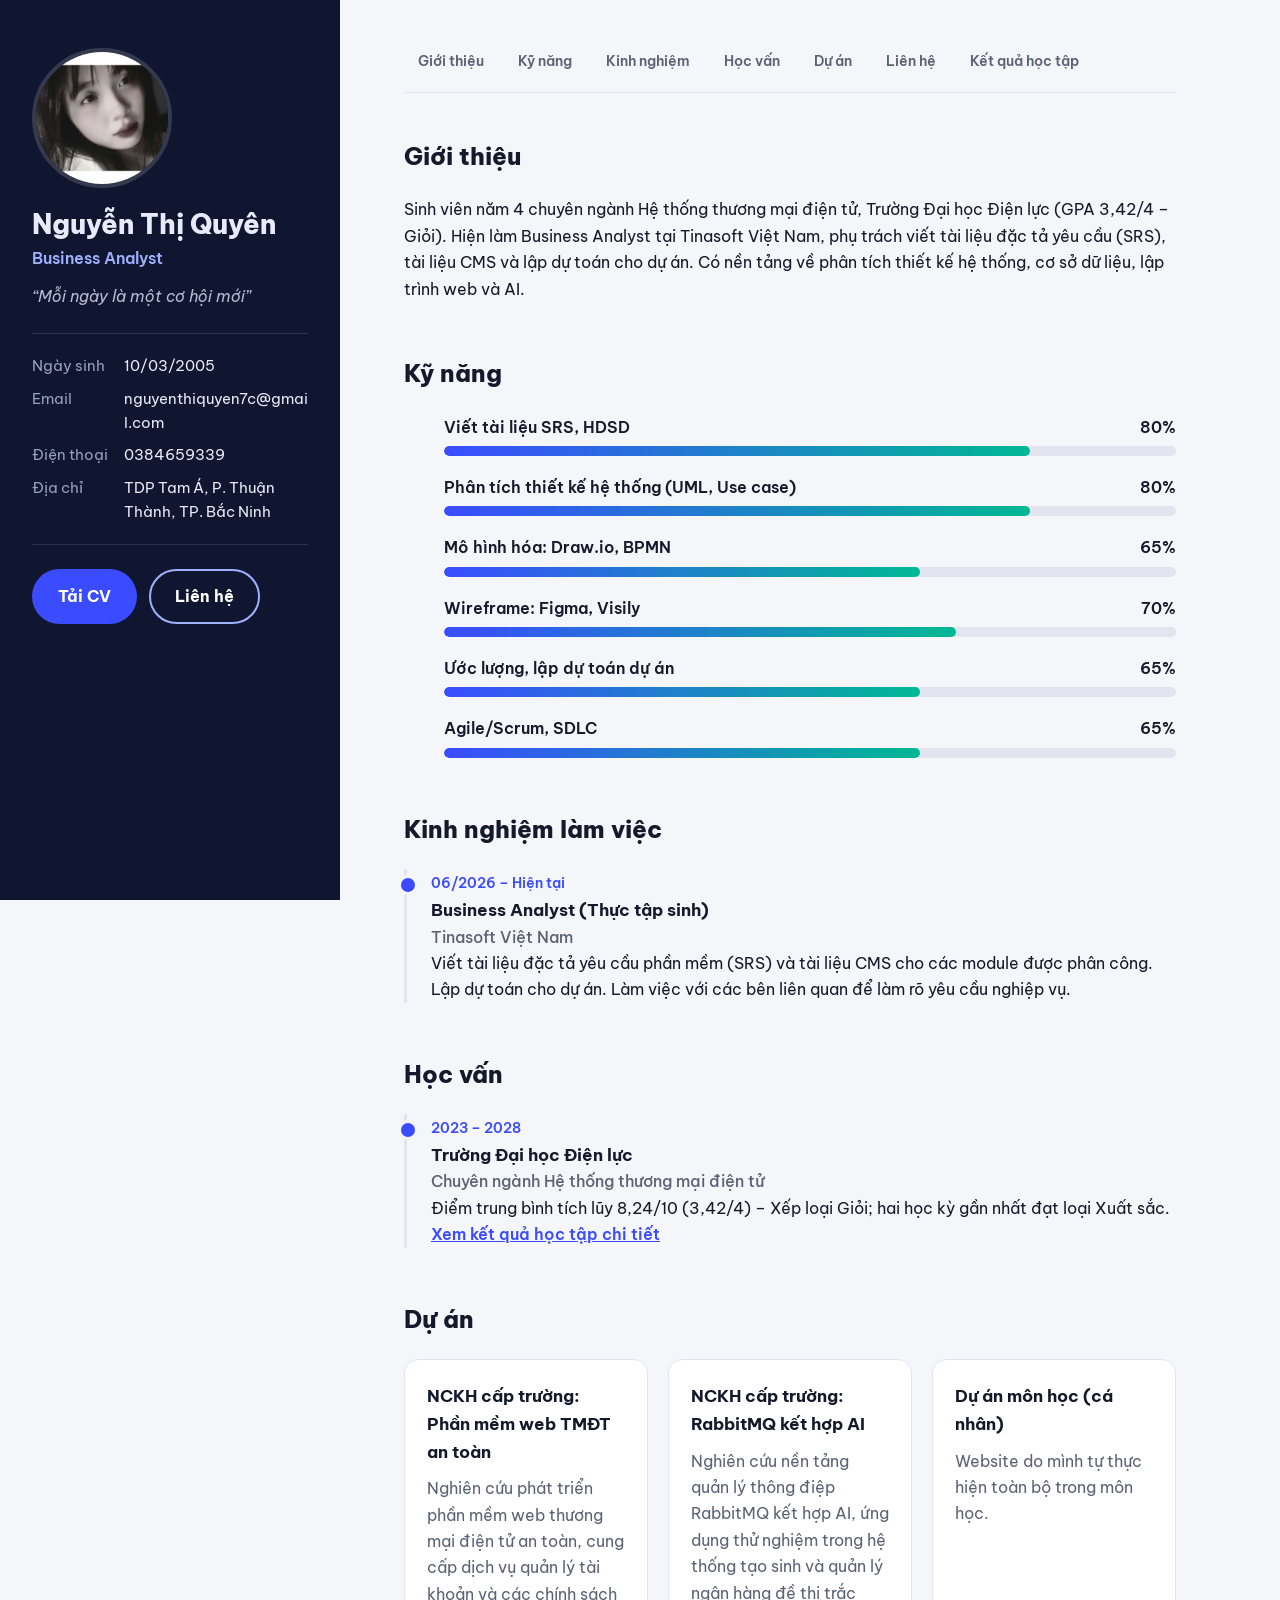
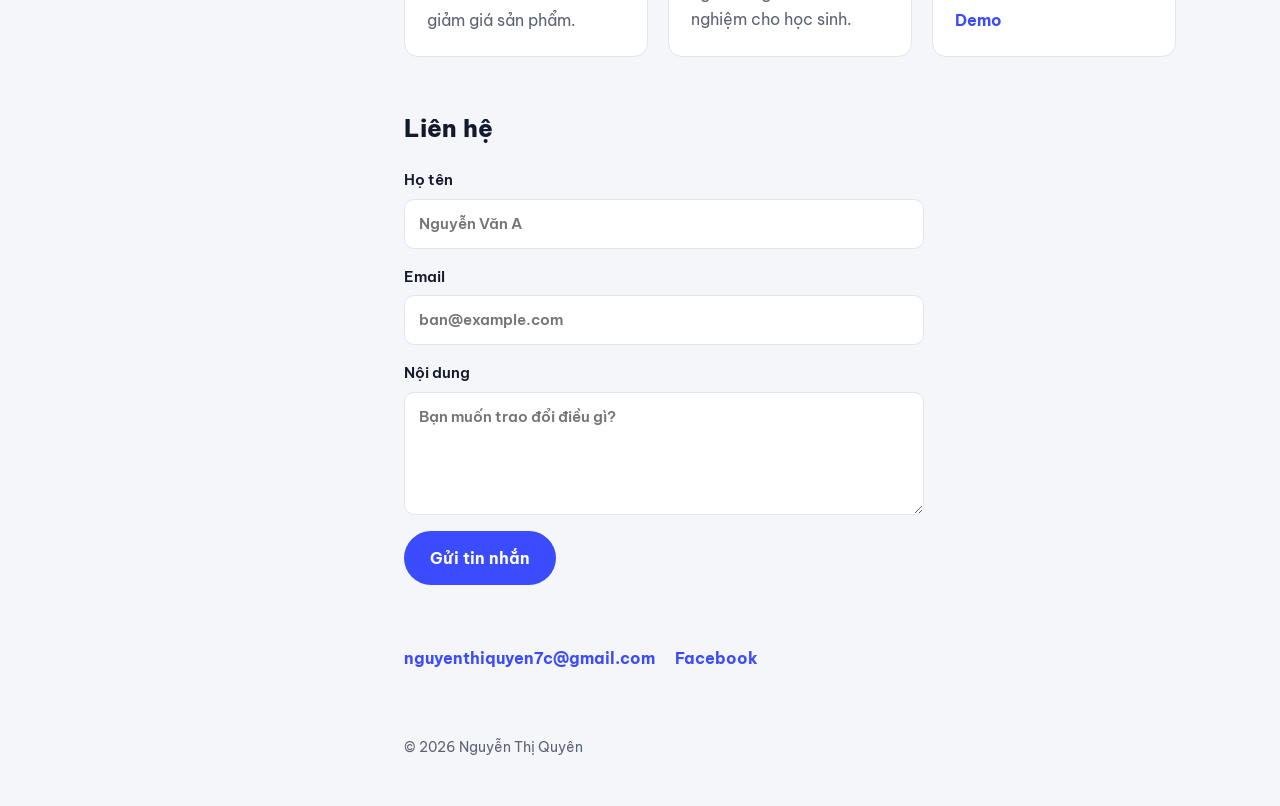
<file: index.html>
<!DOCTYPE html>
<html lang="vi">
<head>
  <meta charset="UTF-8">
  <meta name="viewport" content="width=device-width, initial-scale=1">
  <!-- TODO: đổi tên và mô tả của bạn -->
  <title>Nguyễn Thị Quyên – Business Analyst</title>
  <meta name="description" content="CV cá nhân của Nguyễn Thị Quyên, Business Analyst.">
  <link rel="preconnect" href="https://fonts.googleapis.com">
  <link rel="preconnect" href="https://fonts.gstatic.com" crossorigin>
  <link href="https://fonts.googleapis.com/css2?family=Be+Vietnam+Pro:wght@400;500;600;700;800&display=swap" rel="stylesheet">
  <link rel="stylesheet" href="static/css/style.css">
</head>
<body>
<div class="layout">

  <!-- ===== CỘT TRÁI: HỒ SƠ (header + thông tin cá nhân) ===== -->
  <aside class="profile">
    <!-- TODO: thay ảnh bằng ảnh của bạn: đặt file vào static/img/avatar.jpg rồi sửa src bên dưới -->
    <img class="avatar" src="static/img/qii.jpg" alt="Ảnh đại diện">
    <h1>Nguyễn Thị Quyên</h1>
    <p class="job">Business Analyst</p>
    <p class="slogan">“Mỗi ngày là một cơ hội mới”</p>

    <!-- Thông tin cá nhân: sửa nội dung trong <dd> -->
    <dl class="info">
      <dt>Ngày sinh</dt><dd>10/03/2005</dd>
      <dt>Email</dt><dd>nguyenthiquyen7c@gmail.com</dd>
      <dt>Điện thoại</dt><dd>0384659339</dd>
      <dt>Địa chỉ</dt><dd>TDP Tam Á, P. Thuận Thành, TP. Bắc Ninh</dd>
    </dl>

    <!-- Nút hành động. TODO: đặt file PDF của bạn vào static/cv.pdf -->
    <div class="actions">
      <a class="btn btn-primary" href="static/cv.pdf" download>Tải CV</a>
      <a class="btn btn-outline" href="#contact">Liên hệ</a>
    </div>
  </aside>

  <!-- ===== CỘT PHẢI: NỘI DUNG ===== -->
  <main class="content">

    <!-- Menu: cuộn mượt tới từng mục -->
    <nav class="nav" aria-label="Điều hướng">
      <a href="#about">Giới thiệu</a><a href="#skills">Kỹ năng</a><a href="#experience">Kinh nghiệm</a>
      <a href="#education">Học vấn</a><a href="#projects">Dự án</a><a href="#contact">Liên hệ</a><a href="ketqua.html">Kết quả học tập</a>
    </nav>

    <section id="about">
      <h2>Giới thiệu</h2>
      <p>Sinh viên năm 4 chuyên ngành Hệ thống thương mại điện tử, Trường Đại học Điện lực (GPA 3,42/4 – Giỏi). Hiện làm Business Analyst tại Tinasoft Việt Nam, phụ trách viết tài liệu đặc tả yêu cầu (SRS), tài liệu CMS và lập dự toán cho dự án. Có nền tảng về phân tích thiết kế hệ thống, cơ sở dữ liệu, lập trình web và AI.</p>
    </section>

    <!-- KỸ NĂNG: data-level là phần trăm (0–100). Thêm/xóa thẻ <li> tùy ý -->
    <section id="skills">
      <h2>Kỹ năng</h2>
      <ul class="skills">
        <li><div class="skill-head"><span>Viết tài liệu SRS, HDSD</span><span>80%</span></div><div class="bar"><i data-level="80"></i></div></li>
        <li><div class="skill-head"><span>Phân tích thiết kế hệ thống (UML, Use case)</span><span>80%</span></div><div class="bar"><i data-level="80"></i></div></li>
        <li><div class="skill-head"><span>Mô hình hóa: Draw.io, BPMN</span><span>65%</span></div><div class="bar"><i data-level="65"></i></div></li>
        <li><div class="skill-head"><span>Wireframe: Figma, Visily</span><span>70%</span></div><div class="bar"><i data-level="70"></i></div></li>
        <li><div class="skill-head"><span>Ước lượng, lập dự toán dự án</span><span>65%</span></div><div class="bar"><i data-level="65"></i></div></li>
        <li><div class="skill-head"><span>Agile/Scrum, SDLC</span><span>65%</span></div><div class="bar"><i data-level="65"></i></div></li>
      </ul>
    </section>

    <!-- KINH NGHIỆM: sao chép nguyên khối <article class="item"> để thêm mục mới -->
    <section id="experience">
      <h2>Kinh nghiệm làm việc</h2>
      <div class="timeline">
        <article class="item">
          <span class="time">06/2026 – Hiện tại</span>
          <h3>Business Analyst (Thực tập sinh)</h3>
          <p class="org">Tinasoft Việt Nam</p>
          <p>Viết tài liệu đặc tả yêu cầu phần mềm (SRS) và tài liệu CMS cho các module được phân công. Lập dự toán cho dự án. Làm việc với các bên liên quan để làm rõ yêu cầu nghiệp vụ.</p>
        </article>
      </div>
    </section>

    <!-- HỌC VẤN -->
    <section id="education">
      <h2>Học vấn</h2>
      <div class="timeline">
        <article class="item">
          <span class="time">2023 – 2028</span>
          <h3>Trường Đại học Điện lực</h3>
          <p class="org">Chuyên ngành Hệ thống thương mại điện tử</p>
          <p>Điểm trung bình tích lũy 8,24/10 (3,42/4) – Xếp loại Giỏi; hai học kỳ gần nhất đạt loại Xuất sắc. <a class="inline" href="ketqua.html">Xem kết quả học tập chi tiết</a></p>
        </article>
      </div>
    </section>

    <!-- DỰ ÁN: thay href="#" bằng link thật; xóa thẻ <a> nếu không có -->
    <section id="projects">
      <h2>Dự án</h2>
      <div class="projects">
        <article class="card">
          <h3>NCKH cấp trường: Phần mềm web TMĐT an toàn</h3>
          <p>Nghiên cứu phát triển phần mềm web thương mại điện tử an toàn, cung cấp dịch vụ quản lý tài khoản và các chính sách giảm giá sản phẩm.</p>
        </article>
        <article class="card">
          <h3>NCKH cấp trường: RabbitMQ kết hợp AI</h3>
          <p>Nghiên cứu nền tảng quản lý thông điệp RabbitMQ kết hợp AI, ứng dụng thử nghiệm trong hệ thống tạo sinh và quản lý ngân hàng đề thi trắc nghiệm cho học sinh.</p>
        </article>
        <article class="card">
          <h3>Dự án môn học (cá nhân)</h3>
          <p>Website do mình tự thực hiện toàn bộ trong môn học.</p>
          <div class="links"><a href="https://games-qiqi.vercel.app/" target="_blank" rel="noopener">Demo</a></div>
        </article>
      </div>
    </section>

    <!-- LIÊN HỆ -->
    <section id="contact">
      <h2>Liên hệ</h2>
      <!-- Form mở ứng dụng email của người xem. Muốn gửi thật: dùng dịch vụ như Formspree (xem main.js) -->
      <form id="contact-form" novalidate>
        <label>Họ tên<input name="name" required placeholder="Nguyễn Văn A"></label>
        <label>Email<input name="email" type="email" required placeholder="ban@example.com"></label>
        <label>Nội dung<textarea name="message" rows="4" required placeholder="Bạn muốn trao đổi điều gì?"></textarea></label>
        <button class="btn btn-primary" type="submit">Gửi tin nhắn</button>
        <p id="form-msg" role="status"></p>
      </form>
      <!-- Mạng xã hội: thay href bằng link của bạn -->
      <p class="social"><a href="mailto:nguyenthiquyen7c@gmail.com">nguyenthiquyen7c@gmail.com</a><a href="https://www.facebook.com/share/1Dw8ozmCEn/" target="_blank" rel="noopener">Facebook</a></p>
    </section>

    <footer>© <span id="year"></span> Nguyễn Thị Quyên</footer>
  </main>
</div>
<script src="static/js/main.js"></script>
</body>
</html>
</file>
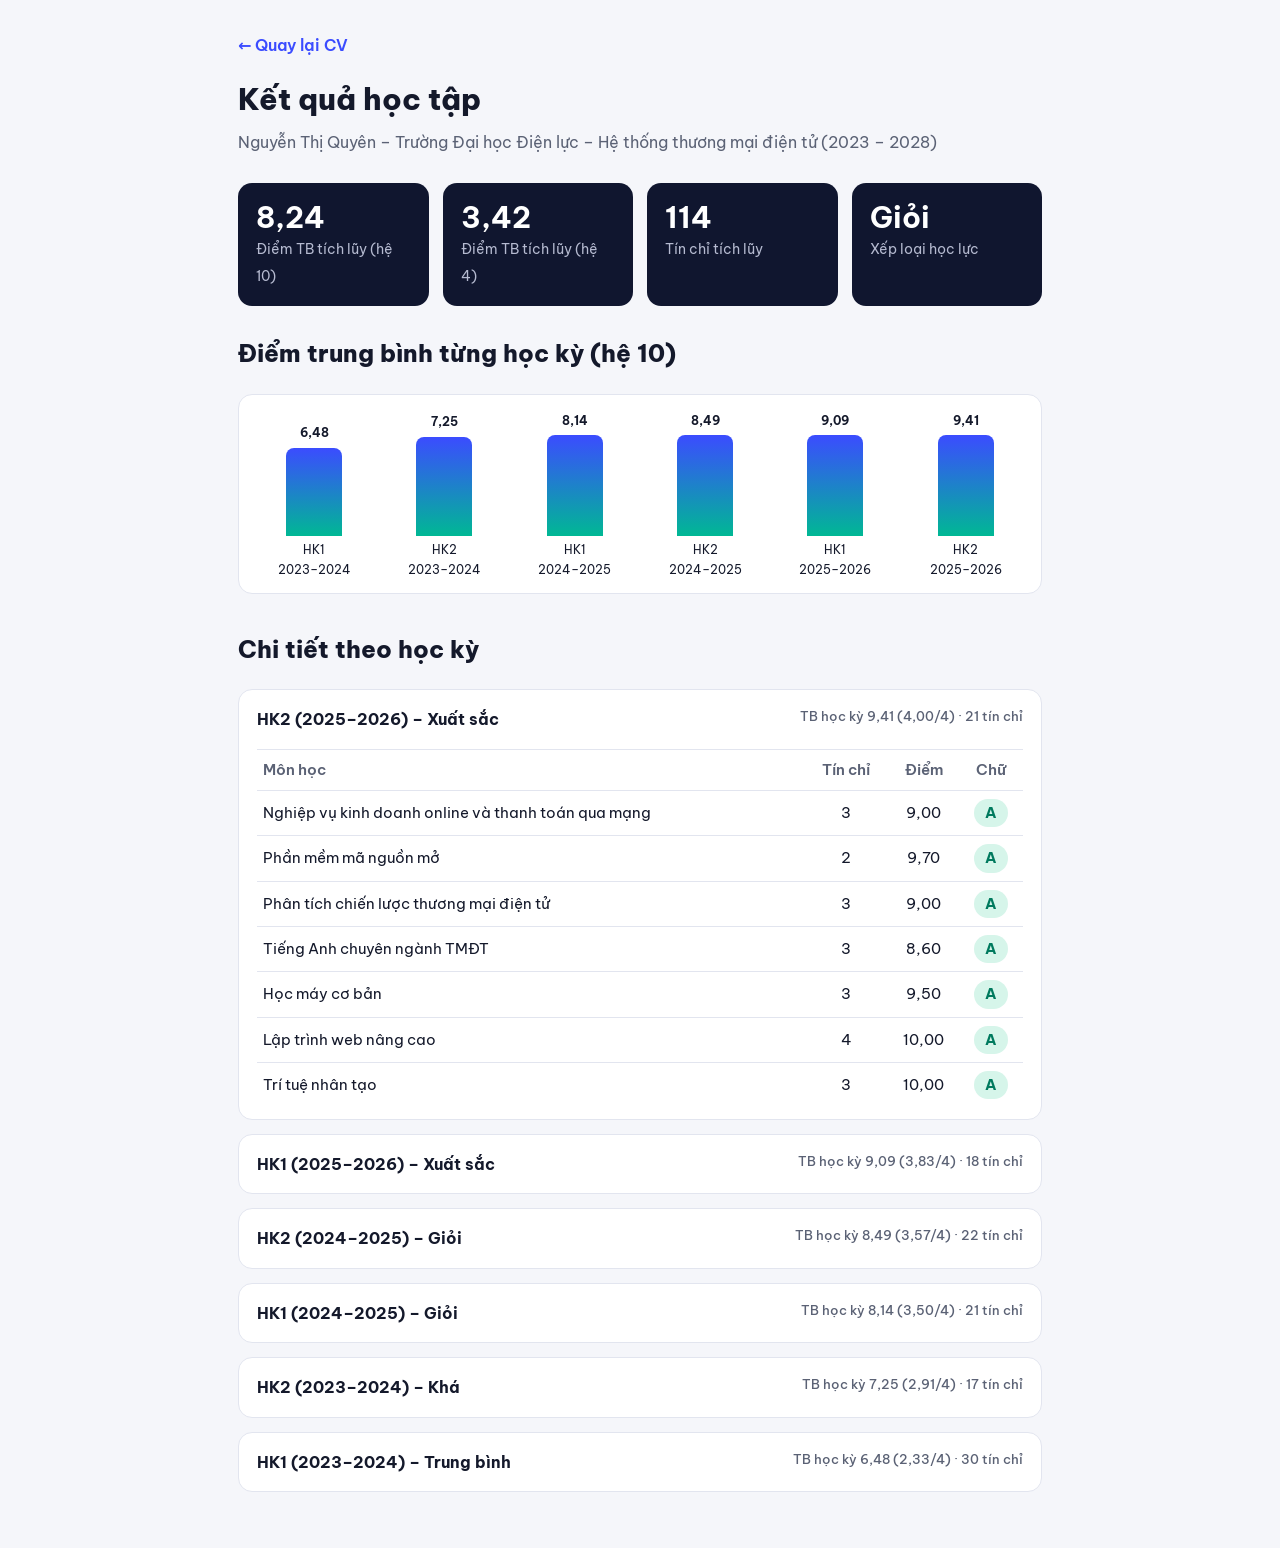
<file: ketqua.html>
<!DOCTYPE html>
<html lang="vi">
<head>
  <meta charset="UTF-8">
  <meta name="viewport" content="width=device-width, initial-scale=1">
  <title>Kết quả học tập – Nguyễn Thị Quyên</title>
  <link rel="preconnect" href="https://fonts.googleapis.com">
  <link rel="preconnect" href="https://fonts.gstatic.com" crossorigin>
  <link href="https://fonts.googleapis.com/css2?family=Be+Vietnam+Pro:wght@400;500;600;700;800&display=swap" rel="stylesheet">
  <link rel="stylesheet" href="static/css/style.css">
</head>
<body>
<main class="page">
  <a class="back" href="index.html#education">← Quay lại CV</a>
  <h1>Kết quả học tập</h1>
  <p class="sub">Nguyễn Thị Quyên – Trường Đại học Điện lực – Hệ thống thương mại điện tử (2023 – 2028)</p>

  <!-- Số liệu tổng quan: sửa trực tiếp tại đây khi có học kỳ mới -->
  <div class="stats">
    <div class="stat"><b>8,24</b><span>Điểm TB tích lũy (hệ 10)</span></div>
    <div class="stat"><b>3,42</b><span>Điểm TB tích lũy (hệ 4)</span></div>
    <div class="stat"><b>114</b><span>Tín chỉ tích lũy</span></div>
    <div class="stat"><b>Giỏi</b><span>Xếp loại học lực</span></div>
  </div>

  <h2>Điểm trung bình từng học kỳ (hệ 10)</h2>
  <div class="chart" id="chart" role="img" aria-label="Biểu đồ điểm trung bình theo học kỳ"></div>

  <h2 style="margin-top:36px">Chi tiết theo học kỳ</h2>
  <div id="semesters"></div>
</main>
<script src="static/js/results.js"></script>
</body>
</html>
</file>
<file: static/css/style.css>
/* ===== MÀU SẮC & FONT: chỉnh tại đây để đổi giao diện toàn trang ===== */
:root{
  --bg:#f5f6fa; --surface:#fff; --ink:#14192b; --muted:#5b6275; --line:#e2e5ef;
  --primary:#3b4cff;      /* màu chủ đạo */
  --accent:#00b894;       /* màu nhấn (thanh kỹ năng) */
  --side:#10162f;         /* nền cột hồ sơ */
  --radius:14px;
}
*{box-sizing:border-box;margin:0}
html{scroll-behavior:smooth}
body{font-family:'Be Vietnam Pro',system-ui,sans-serif;background:var(--bg);color:var(--ink);line-height:1.65}
a{color:inherit}
:focus-visible{outline:3px solid var(--primary);outline-offset:3px}

/* ===== BỐ CỤC: 2 cột trên desktop, 1 cột trên mobile ===== */
.layout{display:grid;grid-template-columns:340px 1fr;min-height:100vh}
.profile{background:var(--side);color:#e8ebf7;padding:48px 32px;position:sticky;top:0;height:100vh;overflow:auto}
.content{padding:32px clamp(20px,5vw,72px) 48px;max-width:900px}

/* ===== HỒ SƠ ===== */
.avatar{width:140px;height:140px;border-radius:50%;object-fit:cover;border:4px solid rgba(255,255,255,.15);display:block;margin-bottom:20px}
.profile h1{font-size:1.7rem;font-weight:800;line-height:1.2}
.job{color:#9fb0ff;font-weight:600;margin-top:4px}
.slogan{color:#b5bad0;font-style:italic;margin:12px 0 24px}
.info{display:grid;grid-template-columns:auto 1fr;gap:8px 16px;font-size:.92rem;padding:20px 0;border-top:1px solid rgba(255,255,255,.12);border-bottom:1px solid rgba(255,255,255,.12)}
.info dt{color:#98a0bd}.info dd{word-break:break-word}
.actions{display:flex;gap:12px;margin-top:24px;flex-wrap:wrap}

/* ===== NÚT: hiệu ứng hover nổi bật ===== */
.btn{display:inline-block;padding:12px 24px;border-radius:999px;font-weight:700;text-decoration:none;border:2px solid transparent;cursor:pointer;font:inherit;font-weight:700;transition:transform .2s,box-shadow .2s,background .2s,color .2s}
.btn:hover{transform:translateY(-3px)}
.btn:active{transform:translateY(0)}
.btn-primary{background:var(--primary);color:#fff}
.btn-primary:hover{box-shadow:0 10px 24px rgba(59,76,255,.45)}
.btn-outline{border-color:#9fb0ff;color:#fff}
.btn-outline:hover{background:#fff;color:var(--side);border-color:#fff}

/* ===== MENU ===== */
.nav{display:flex;gap:6px;flex-wrap:wrap;position:sticky;top:0;background:var(--bg);padding:12px 0;z-index:5;border-bottom:1px solid var(--line)}
.nav a{padding:6px 14px;border-radius:999px;text-decoration:none;font-weight:600;font-size:.9rem;color:var(--muted);transition:background .2s,color .2s}
.nav a:hover{background:var(--primary);color:#fff}

/* ===== MỤC NỘI DUNG ===== */
section{padding:44px 0 8px;scroll-margin-top:60px}
h2{font-size:1.5rem;font-weight:800;margin-bottom:20px}
h3{font-size:1.05rem;font-weight:700}

/* Kỹ năng */
.skills{list-style:none;display:grid;gap:18px}
.skill-head{display:flex;justify-content:space-between;font-weight:600;margin-bottom:6px}
.bar{height:10px;background:var(--line);border-radius:99px;overflow:hidden}
.bar i{display:block;height:100%;width:0;background:linear-gradient(90deg,var(--primary),var(--accent));border-radius:99px;transition:width 1.2s cubic-bezier(.2,.8,.2,1)}

/* Kinh nghiệm & học vấn: đường dọc = trình tự thời gian */
.timeline{border-left:3px solid var(--line);padding-left:24px;display:grid;gap:28px}
.item{position:relative}
.item::before{content:"";position:absolute;left:-33px;top:6px;width:14px;height:14px;border-radius:50%;background:var(--primary);border:3px solid var(--bg)}
.time{font-size:.85rem;font-weight:600;color:var(--primary)}
.org{color:var(--muted);font-weight:500}

/* Dự án */
.projects{display:grid;grid-template-columns:repeat(auto-fit,minmax(240px,1fr));gap:20px}
.card{background:var(--surface);border:1px solid var(--line);border-radius:var(--radius);padding:22px;display:flex;flex-direction:column;gap:10px;transition:transform .2s,box-shadow .2s}
.card:hover{transform:translateY(-4px);box-shadow:0 14px 30px rgba(20,25,43,.1)}
.card p{color:var(--muted);flex:1}
.links{display:flex;gap:16px}
.links a{font-weight:700;color:var(--primary);text-decoration:none}
.links a:hover{text-decoration:underline}

/* Form liên hệ */
form{display:grid;gap:16px;max-width:520px}
label{display:grid;gap:6px;font-weight:600;font-size:.92rem}
input,textarea{font:inherit;padding:12px 14px;border:1px solid var(--line);border-radius:10px;background:var(--surface);transition:border-color .2s,box-shadow .2s}
input:focus,textarea:focus{outline:none;border-color:var(--primary);box-shadow:0 0 0 3px rgba(59,76,255,.18)}
form .btn{justify-self:start}
#form-msg{font-size:.9rem;min-height:1.4em}
.social{display:flex;gap:20px;flex-wrap:wrap;margin-top:24px;font-weight:700}
.social a{color:var(--primary);text-decoration:none}.social a:hover{text-decoration:underline}
footer{margin-top:56px;color:var(--muted);font-size:.85rem}

/* ===== RESPONSIVE: tablet & mobile ===== */
@media (max-width:900px){
  .layout{grid-template-columns:1fr}
  .profile{position:static;height:auto;padding:36px 24px}
  .nav{overflow-x:auto;flex-wrap:nowrap}
  .nav a{white-space:nowrap}
}
@media (prefers-reduced-motion:reduce){*{transition:none!important;scroll-behavior:auto!important}}

a.inline{color:var(--primary);font-weight:600}
/* ===== TRANG KẾT QUẢ HỌC TẬP (ketqua.html) ===== */
.page{max-width:900px;margin:0 auto;padding:32px clamp(20px,5vw,48px) 56px}
.back{font-weight:600;color:var(--primary);text-decoration:none}
.page h1{font-size:1.9rem;font-weight:800;margin:16px 0 4px}
.page .sub{color:var(--muted)}
.stats{display:grid;grid-template-columns:repeat(auto-fit,minmax(150px,1fr));gap:14px;margin:28px 0}
.stat{background:var(--side);color:#fff;border-radius:var(--radius);padding:18px}
.stat b{display:block;font-size:1.8rem;line-height:1.2}.stat span{color:#b5bad0;font-size:.85rem}
.chart{display:flex;align-items:flex-end;gap:12px;height:200px;background:var(--surface);border:1px solid var(--line);border-radius:var(--radius);padding:16px 16px 12px}
.col{flex:1;display:flex;flex-direction:column;justify-content:flex-end;align-items:center;height:100%;font-size:.78rem;text-align:center;gap:4px}
.col i{display:block;width:100%;max-width:56px;background:linear-gradient(var(--primary),var(--accent));border-radius:8px 8px 0 0}
details{background:var(--surface);border:1px solid var(--line);border-radius:var(--radius);margin-top:14px;padding:0 18px}
summary{cursor:pointer;padding:16px 0;font-weight:700;display:flex;justify-content:space-between;gap:12px;flex-wrap:wrap}
summary small{font-weight:500;color:var(--muted)}
.tbl{overflow-x:auto;padding-bottom:12px}
table{width:100%;border-collapse:collapse;font-size:.92rem}
th,td{padding:8px 6px;border-top:1px solid var(--line);text-align:left}
th{color:var(--muted);font-weight:600}
td:nth-child(n+2){text-align:center}th:nth-child(n+2){text-align:center}
.g{display:inline-block;min-width:34px;padding:2px 8px;border-radius:99px;font-weight:700;background:#e8ebf7}
.g.A{background:#d6f5ea;color:#007a5e}.g.B{background:#e0e6ff;color:#2b38c4}
</file>
